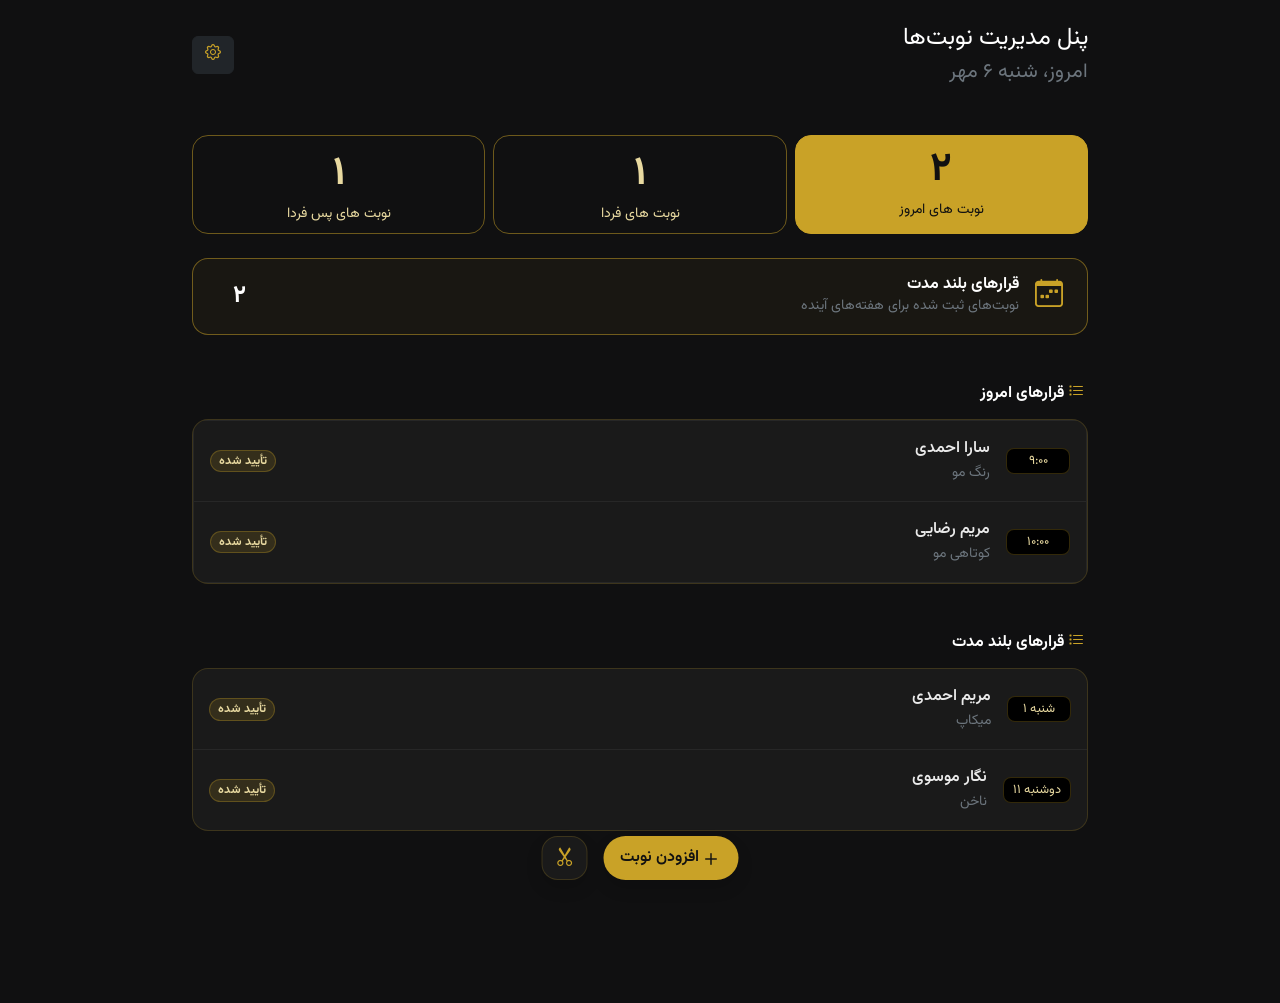
<file: index.html>
<!DOCTYPE html>
<html lang="fa" dir="rtl">
<head>
    <meta charset="UTF-8">
    <meta name="viewport" content="width=device-width, initial-scale=1">
    <title>پنل رزرو نوبت آرایشگاه</title>
    <!-- Favicon (آیکون کوچک در تب مرورگر) -->
    <link rel="icon" type="image/png" href="./assets/icons/icon-app1.png">
    <!-- ============================================
     تنظیمات PWA و موبایل
     ============================================ -->

    <!-- رنگ نوار وضعیت در Android Chrome -->
    <meta name="theme-color" content="#c9a227">

    <!-- توضیح اپ (برای موتورهای جستجو و دیالوگ نصب) -->
    <meta name="description" content="پنل مدیریت نوبت‌های سالن ">

    <!-- آیکون برای iOS (Safari) -->
    <link rel="apple-touch-icon" href="./assets/icons/icon-app1.png">

    <!-- تنظیمات اپ در iOS (Safari) -->
    <meta name="apple-mobile-web-app-capable" content="yes">
    <meta name="apple-mobile-web-app-status-bar-style" content="black-translucent">
    <meta name="apple-mobile-web-app-title" content="Salon Manager">

    <!-- تنظیمات اپ در Android (Chrome) -->
    <meta name="mobile-web-app-capable" content="yes">

    <!-- جلوگیری از تشخیص شماره تلفن به‌عنوان لینک (برای اپ‌های ایرانی مهم) -->
    <meta name="format-detection" content="telephone=no">

    <!-- ============================================ -->
    <link rel="manifest" href="./manifest.json">
    <link href="./assets/css/bootstrap.min.css" rel="stylesheet">
    <link href="./assets/icons/bootstrap-icons.min.css" rel="stylesheet">
    <link href="./assets/css/style.css" rel="stylesheet">
    <script>
        window.W2A_CONFIG = { accentColor: '#c9a227' };
    </script>
    <script src="assets/js/bridge.js"></script>
</head>
<body>
<div class="container py-4" style="max-width: 920px; margin-bottom: 100px;">
    <div class="d-flex justify-content-between align-items-center mb-5">
        <div>
            <h1 class="h4 text-white mb-1">پنل مدیریت نوبت‌ها</h1>
            <span class="fs-5 text-secondary">
                امروز، شنبه ۶ مهر
            </span>
        </div>
        <div>
            <button type="button" id="installAppBtn" class="btn btn-dark" hidden>
                <i class="bi bi-download gold"></i> نصب برنامه
            </button>
            <a href="./settings.html" class="btn btn-dark" title="تنظیمات">
                <i class="bi bi-gear gold"></i>
            </a>
        </div>
    </div>

    <!-- ============================================ -->
    <!-- ۱) دکمه‌های فیلتر (تب‌ها) و کارت بلند مدت -->
    <!-- ============================================ -->
    <div class="row g-2 mb-4">
        <div class="col-4">
            <input type="radio" class="btn-check" name="dayFilter" id="filterToday" checked>
            <label class="btn btn-outline-gold w-100 py-1 px-1 text-center h-100 rounded-4" for="filterToday">
                <span class="fw-bold fs-1">۲</span>
                <small class="d-block">نوبت های امروز</small>
            </label>
        </div>
        <div class="col-4">
            <input type="radio" class="btn-check" name="dayFilter" id="filterTomorrow">
            <label class="btn btn-outline-gold w-100 py-2 px-1 text-center h-100 rounded-4" for="filterTomorrow">
                <span class="fw-bold fs-1">۱</span>
                <small class="d-block">نوبت های فردا </small>
            </label>
        </div>
        <div class="col-4">
            <input type="radio" class="btn-check" name="dayFilter" id="filterDayAfter">
            <label class="btn btn-outline-gold w-100 py-2 px-1 text-center h-100 rounded-4" for="filterDayAfter">
                <span class="fw-bold fs-1">۱</span>
                <small class="d-block">نوبت های پس ‌فردا</small>
            </label>
        </div>
    </div>

    <!-- کارت بلند مدت -->
    <div class="lux-card px-4 py-3 mb-4 d-flex align-items-center justify-content-between" style="border-color: rgba(201,162,39,.5); background: rgba(201,162,39,.05);">
        <div class="d-flex align-items-center gap-3">
            <i class="bi bi-calendar-week gold fs-3"></i>
            <div>
                <h6 class="fw-bold text-white mb-0">قرارهای بلند مدت</h6>
                <small class="text-secondary">نوبت‌های ثبت شده برای هفته‌های آینده</small>
            </div>
        </div>
        <span class="badge bg-gold fs-4 rounded-pill px-3 py-2">۲</span>
    </div>



    <!-- ============================================ -->
    <!-- ۳) لیست قرارهای کوتاه مدت (تب‌ها) -->
    <!-- ============================================ -->
    <h6 class="fw-bold text-white mb-3 mt-5">
        <i class="bi bi-list-task gold me-1"></i> قرارهای امروز
    </h6>
    <div class="lux-card overflow-hidden mb-4">
        <ul class="list-group list-group-flush list-lux p-0">
            <div>
                <li class="list-group-item d-flex align-items-center gap-3 py-3"
                    role="button" data-bs-toggle="modal" data-bs-target="#customerModal"
                    data-name="سارا احمدی" data-time="۹:۰۰" data-service="رنگ مو" data-phone="۰۹۱۲۱۲۳۴۵۶۷">
                    <span class="time-chip">۹:۰۰</span>
                    <div class="flex-grow-1">
                        <div class="fw-semibold">سارا احمدی</div>
                        <small class="text-secondary">رنگ مو</small>
                    </div>
                    <span class="badge badge-lux rounded-pill">تأیید شده</span>
                </li>
                <li class="list-group-item d-flex align-items-center gap-3 py-3"
                    role="button" data-bs-toggle="modal" data-bs-target="#customerModal"
                    data-name="مریم رضایی" data-time="۱۰:۰۰" data-service="کوتاهی مو" data-phone="۰۹۱۳۲۲۲۳۳۳۳">
                    <span class="time-chip">۱۰:۰۰</span>
                    <div class="flex-grow-1">
                        <div class="fw-semibold">مریم رضایی</div>
                        <small class="text-secondary">کوتاهی مو</small>
                    </div>
                    <span class="badge badge-lux rounded-pill">تأیید شده</span>
                </li>
            </div>
        </ul>
    </div>
    <!-- ============================================ -->
    <!-- ۴) لیست قرارهای بلند مدت (ثابت زیر لیست اصلی) -->
    <!-- ============================================ -->
    <h6 class="fw-bold text-white mt-5 mb-3" >
        <i class="bi bi-list-task gold me-1"></i>  قرارهای بلند مدت
    </h6>
    <div class="lux-card overflow-hidden mb-5">
        <ul class="list-group list-group-flush list-lux p-0">
            <li class="list-group-item d-flex align-items-center gap-3 py-3"
                role="button" data-bs-toggle="modal" data-bs-target="#customerModal"
                data-name="مریم احمدی" data-time="شنبه ۱" data-service="میکاپ" data-phone="۰۹۱۵۱۱۱۲۲۲۲">
                <span class="time-chip">شنبه ۱</span>
                <div class="flex-grow-1">
                    <div class="fw-semibold">مریم احمدی</div>
                    <small class="text-secondary">میکاپ</small>
                </div>
                <span class="badge badge-lux rounded-pill">تأیید شده</span>
            </li>
            <li class="list-group-item d-flex align-items-center gap-3 py-3"
                role="button" data-bs-toggle="modal" data-bs-target="#customerModal"
                data-name="نگار موسوی" data-time="دوشنبه ۱۱" data-service="ناخن" data-phone="۰۹۱۷۷۷۷۸۸۸۸">
                <span class="time-chip">دوشنبه ۱۱</span>
                <div class="flex-grow-1">
                    <div class="fw-semibold">نگار موسوی</div>
                    <small class="text-secondary">ناخن</small>
                </div>
                <span class="badge badge-lux rounded-pill">تأیید شده</span>
            </li>
        </ul>
    </div>
</div>
<!-- ============================================ -->
<!-- دکمه‌های شناور  -->
<!-- ============================================ -->
<div class="position-fixed start-50 translate-middle-x d-flex gap-3" style="bottom: 20px; z-index: 5;">
    <!-- دکمه افزودن نوبت -->
    <button type="button" class="btn btn-gold rounded-pill shadow d-flex align-items-center justify-content-center py-0 px-3"
            data-bs-toggle="modal" data-bs-target="#addModal">
        <i class="bi bi-plus fs-4 pt-2"></i>
        افزودن نوبت
    </button>
    <!-- دکمه لینک با آیکون قیچی -->
    <a href="./manage-services.html" class="btn btn-dark rounded-4 shadow d-flex align-items-center justify-content-center lux-card" title="خدمات">
        <i class="bi bi-scissors gold fs-5"></i>
    </a>
</div>
<!-- ============================================ -->
<!-- مودال ثبت نوبت دستی -->
<!-- ============================================ -->
<div class="modal fade" id="addModal" tabindex="-1" aria-hidden="true">
    <div class="modal-dialog modal-dialog-centered">
        <div class="modal-content lux-card">
            <div class="modal-header d-flex justify-content-between border-0 pb-0">
                <h5 class="fw-bold text-white">ثبت نوبت دستی</h5>
                <div>
                    <button type="button" class="btn-close btn-close-white" data-bs-dismiss="modal"></button>
                </div>
            </div>
            <div class="modal-body">
                <form>
                    <div class="row g-3">
                        <div class="col-6">
                            <label class="form-label">نام مشتری</label>
                            <input type="text" class="form-control" placeholder="مثلاً سارا احمدی">
                        </div>
                        <div class="col-6">
                            <label class="form-label">شماره تلفن</label>
                            <input type="text" class="form-control" placeholder="09123456789">
                        </div>
                        <div class="col-12">
                            <label class="form-label">خدمات</label>
                            <input type="text" class="form-control" placeholder="مثلاً رنگ مو">
                        </div>
                        <div class="col-6">
                            <label class="form-label">تاریخ</label>
                            <input type="text" class="form-control" placeholder="۶ مهر">
                        </div>
                        <div class="col-6">
                            <label class="form-label">ساعت</label>
                            <input type="text" class="form-control" placeholder="۱۰:۰۰">
                        </div>
                        <div class="col-12 d-flex justify-content-center mt-5">
                            <button type="submit" class="btn btn-gold rounded-4  w-50 py-2">
                                <i class="bi bi-check2-circle me-1"></i> ثبت نوبت
                            </button>
                        </div>
                    </div>
                </form>
            </div>
        </div>
    </div>
</div>
<!-- ============================================ -->
<!-- مودال جزئیات مشتری -->
<!-- ============================================ -->
<div class="modal fade" id="customerModal" tabindex="-1" aria-hidden="true">
    <div class="modal-dialog modal-dialog-centered">
        <div class="modal-content lux-card">
            <div class="modal-header d-block border-0 pb-2">
                <div class="d-flex justify-content-between align-items-center gap-3">
                    <h5 class="fw-bold text-white mb-0" id="modalName"></h5>
                    <span class="time-chip py-1" id="modalTime"></span>
                </div>
            </div>
            <div class="modal-body pt-2">
                <div class="p-3">
                    <h5 class="mb-1 gold mb-2">خدمات:</h5>
                    <div class="text-white" id="modalService"></div>
                </div>
                <hr class="gold">
                <div class="p-3">
                    <h5 class="mb-1 gold mb-2">شماره تماس:</h5>
                    <div class="text-white" id="modalPhone"></div>
                </div>
            </div>
            <div class="modal-footer border-0 d-flex justify-content-center mt-4">
                <button type="button" class="btn btn-outline-danger text-white w-50 py-2 rounded-pill" data-bs-dismiss="modal">
                    <i class="bi bi-x-circle me-1"></i> لغو نوبت
                </button>
            </div>
        </div>
    </div>
</div>
<script src="./assets/js/bootstrap.bundle.min.js"></script>
<script>
    /* ============================================
          ۱. مدیریت مودال جزئیات مشتری
          ============================================ */
    const customerModal = document.getElementById('customerModal');
    if (customerModal) {
        customerModal.addEventListener('show.bs.modal', (event) => {
            const trigger = event.relatedTarget;
            if (!trigger) return;
            document.getElementById('modalName').textContent    = trigger.dataset.name;
            document.getElementById('modalTime').textContent    = trigger.dataset.time;
            document.getElementById('modalService').textContent = trigger.dataset.service;
            document.getElementById('modalPhone').textContent   = trigger.dataset.phone;
        });
    }

    /* ============================================
       2. مدیریت نصب PWA (فقط برای مرورگر)
       ============================================ */
    let deferredInstallPrompt = null;
    const installButton = document.getElementById("installAppBtn");

    if (installButton) {
        window.addEventListener("beforeinstallprompt", (event) => {
            event.preventDefault();
            deferredInstallPrompt = event;
            installButton.hidden = false;
        });

        installButton.addEventListener("click", async () => {
            if (!deferredInstallPrompt) return;
            deferredInstallPrompt.prompt();
            await deferredInstallPrompt.userChoice;
            deferredInstallPrompt = null;
            installButton.hidden = true;
        });

        window.addEventListener("appinstalled", () => {
            installButton.hidden = true;
            deferredInstallPrompt = null;
        });
    }
</script>
</body>
</html>
</file>
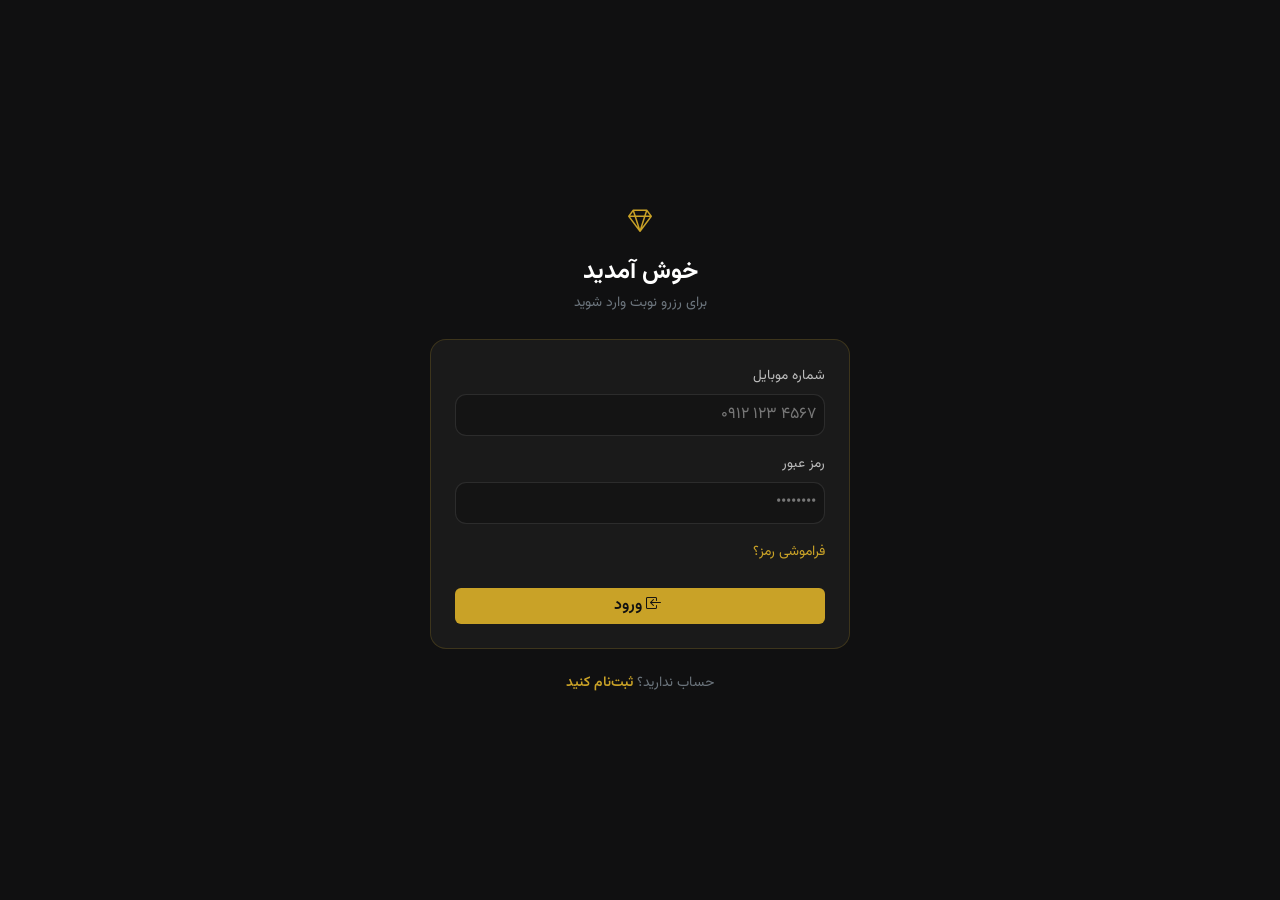
<file: login.html>
<!DOCTYPE html>
<html lang="fa" dir="rtl">
<head>
    <meta charset="UTF-8">
    <meta name="viewport" content="width=device-width, initial-scale=1">
    <title>ورود | سالن زیبایی لوکس</title>

    <meta name="theme-color" content="#c9a227">
    <meta name="description" content="ورود به حساب کاربری سالن زیبایی لوکس">
    <link rel="apple-touch-icon" href="./assets/icons/icon-app1.png">
    <meta name="apple-mobile-web-app-capable" content="yes">
    <meta name="apple-mobile-web-app-status-bar-style" content="black-translucent">
    <meta name="apple-mobile-web-app-title" content="Salon Manager">
    <meta name="mobile-web-app-capable" content="yes">
    <meta name="format-detection" content="telephone=no">

    <link rel="manifest" href="./manifest.json">
    <link href="./assets/css/bootstrap.min.css" rel="stylesheet">
    <link href="./assets/icons/bootstrap-icons.min.css" rel="stylesheet">
    <link href="./assets/css/style.css" rel="stylesheet">
</head>
<body>

<div class="container d-flex align-items-center justify-content-center min-vh-100 py-4">
    <div style="max-width: 420px; width: 100%;">
        <!-- لوگو و عنوان -->
        <div class="text-center mb-4">
            <div class="d-inline-flex align-items-center gap-2 mb-3">
                <i class="bi bi-gem gold fs-4"></i>
            </div>
            <h4 class="fw-bold text-white mb-1">خوش آمدید</h4>
            <small class="text-secondary">برای رزرو نوبت وارد شوید</small>
        </div>
        <!-- کارت فرم -->
        <div class="lux-card p-4">
            <form>
                <!-- شماره موبایل -->
                <div class="mb-3">
                    <label class="form-label">شماره موبایل</label>
                        <input type="tel"
                               class="form-control text-end p-2"
                               placeholder="۰۹۱۲ ۱۲۳ ۴۵۶۷"
                               inputmode="numeric"
                               autocomplete="tel">

                </div>
                <!-- رمز عبور -->
                <div class="mb-3">
                    <label class="form-label">رمز عبور</label>

                        <input type="password"
                               class="form-control p-2"
                               placeholder="••••••••"
                               autocomplete="current-password">

                </div>
                <!-- یادآوری / فراموشی -->
                <div class="mb-4">
                    <a href="#" class="text-decoration-none small gold">فراموشی رمز؟</a>
                </div>
                <!-- دکمه ورود -->
                <button type="submit" class="btn btn-gold w-100">
                    <i class="bi bi-box-arrow-in-left me-1"></i> ورود
                </button>
            </form>
        </div>
        <p class="text-center text-secondary small mt-4 mb-0">
            حساب ندارید؟
            <a href="./register.html" class="gold text-decoration-none fw-semibold">ثبت‌نام کنید</a>
        </p>
    </div>
</div>

<script src="./assets/js/bootstrap.bundle.min.js"></script>
</body>
</html>
</file>
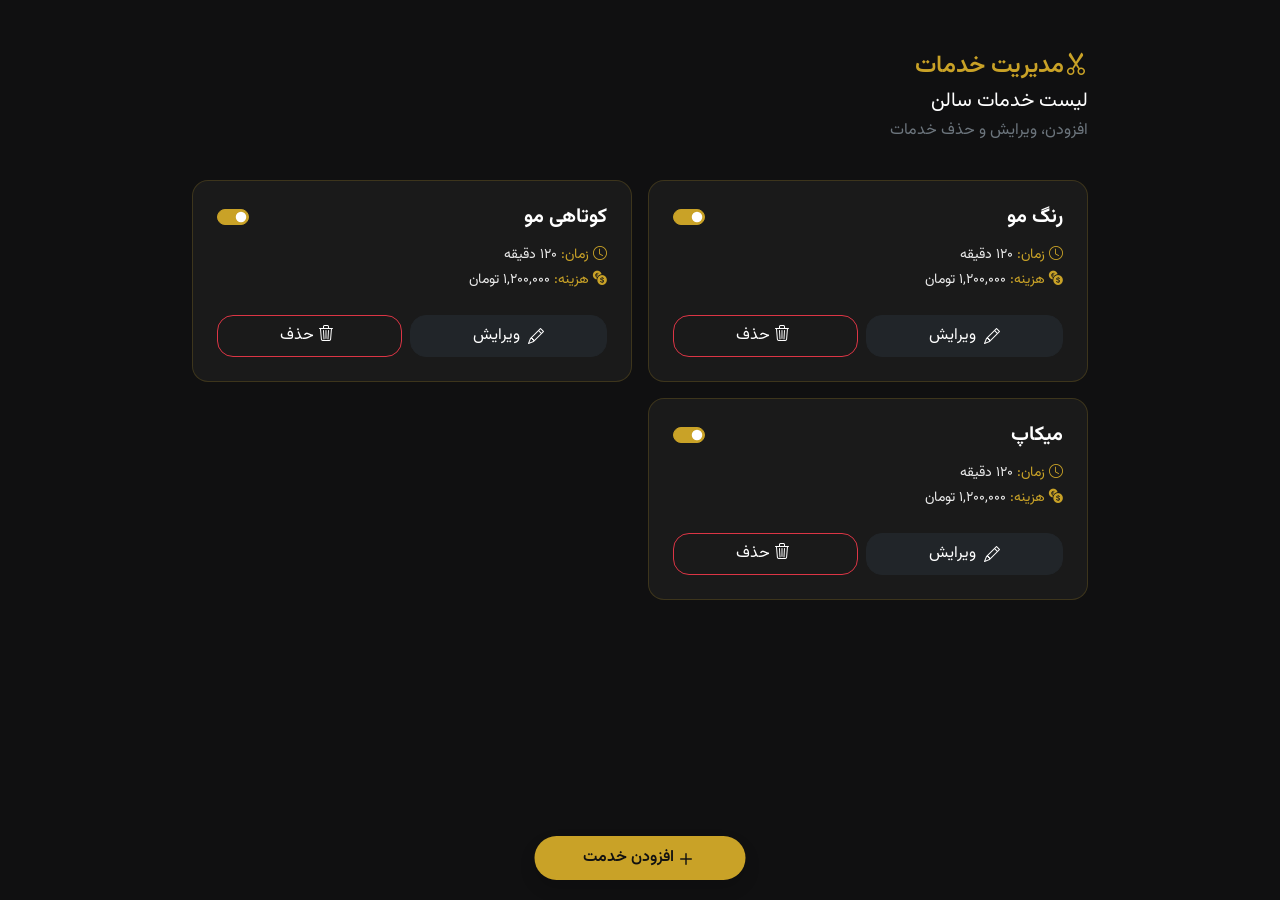
<file: manage-services.html>
<!DOCTYPE html>
<html lang="fa" dir="rtl">
<head>
    <meta charset="UTF-8">
    <meta name="viewport" content="width=device-width, initial-scale=1">
    <title>مدیریت خدمات | سالن زیبایی لوکس</title>

    <link rel="icon" type="image/png" href="./assets/icons/icon-app1.png">
    <meta name="theme-color" content="#c9a227">
    <meta name="description" content="مدیریت و افزودن خدمات سالن زیبایی">
    <link rel="apple-touch-icon" href="./assets/icons/icon-app1.png">
    <meta name="apple-mobile-web-app-capable" content="yes">
    <meta name="apple-mobile-web-app-status-bar-style" content="black-translucent">
    <meta name="mobile-web-app-capable" content="yes">
    <meta name="format-detection" content="telephone=no">

    <link rel="manifest" href="./manifest.json">
    <link href="./assets/css/bootstrap.min.css" rel="stylesheet">
    <link href="./assets/icons/bootstrap-icons.min.css" rel="stylesheet">
    <link href="./assets/css/style.css" rel="stylesheet">
</head>
<body>
<div class="container py-4 py-md-5" style="max-width: 920px; margin-bottom: 100px;">
        <!-- آیکون و عنوان -->
        <div class="d-flex gold">
            <i class="bi bi-scissors fs-4"></i>
            <h1 class="h4 fw-semibold mt-1">مدیریت خدمات</h1>
        </div>
        <h5 class="text-white">لیست خدمات سالن</h5>
        <h6 class="text-secondary">افزودن، ویرایش و حذف خدمات</h6>
    <!-- ============================================ -->
    <!-- لیست کارت‌های خدمات -->
    <!-- ============================================ -->
    <div class="row g-3 mt-4">
        <div class="col-12 col-md-6">
            <div class="lux-card p-4 h-100 d-flex flex-column">
                <div class="d-flex justify-content-between align-items-center mb-3">
                    <h5 class="fw-bold text-white mb-0">رنگ مو</h5>
                    <div class="form-check form-switch mb-0">
                        <input class="form-check-input" type="checkbox" role="switch" checked>
                    </div>
                </div>
                <div class="small mb-1">
                    <i class="bi bi-clock gold"></i>
                    <span class="gold">
                       زمان:
                    </span>
                    ۱۲۰ دقیقه
                </div>
                <div class="small mb-4">
                    <i class="bi bi-currency-exchange gold"></i>
                    <span class="gold">
                        هزینه:
                    </span>
                    ۱,۲۰۰,۰۰۰ تومان
                </div>
                <div class="mt-auto d-flex gap-2">
                    <button class="btn btn-dark rounded-4 flex-fill py-2" data-bs-toggle="modal" data-bs-target="#editModal">
                        <i style="top: 3px" class="bi bi-pencil  ms-1 position-relative "></i> ویرایش
                    </button>
                    <button class="btn btn-outline-danger rounded-4 text-white flex-fill py-2">
                        <i class="bi bi-trash3 me-1"></i> حذف
                    </button>
                </div>
            </div>
        </div>
        <div class="col-12 col-md-6">
            <div class="lux-card p-4 h-100 d-flex flex-column">
                <div class="d-flex justify-content-between align-items-center mb-3">
                    <h5 class="fw-bold text-white mb-0">کوتاهی مو</h5>
                    <div class="form-check form-switch mb-0">
                        <input class="form-check-input" type="checkbox" role="switch" checked>
                    </div>
                </div>
                <div class="small mb-1">
                    <i class="bi bi-clock gold"></i>
                    <span class="gold">
                       زمان:
                    </span>
                    ۱۲۰ دقیقه
                </div>
                <div class="small mb-4">
                    <i class="bi bi-currency-exchange gold"></i>
                    <span class="gold">
                        هزینه:
                    </span>
                    ۱,۲۰۰,۰۰۰ تومان
                </div>
                <div class="mt-auto d-flex gap-2">
                    <button class="btn btn-dark rounded-4 flex-fill py-2" data-bs-toggle="modal" data-bs-target="#editModal">
                        <i style="top: 3px" class="bi bi-pencil  ms-1 position-relative "></i> ویرایش
                    </button>
                    <button class="btn btn-outline-danger rounded-4 text-white flex-fill py-2">
                        <i class="bi bi-trash3 me-1"></i> حذف
                    </button>
                </div>
            </div>
        </div>
        <div class="col-12 col-md-6">
            <div class="lux-card p-4 h-100 d-flex flex-column">
                <div class="d-flex justify-content-between align-items-center mb-3">
                    <h5 class="fw-bold text-white mb-0">میکاپ</h5>
                    <div class="form-check form-switch mb-0">
                        <input class="form-check-input" type="checkbox" role="switch" checked>
                    </div>
                </div>
                <div class="small mb-1">
                    <i class="bi bi-clock gold"></i>
                    <span class="gold">
                       زمان:
                    </span>
                    ۱۲۰ دقیقه
                </div>
                <div class="small mb-4">
                    <i class="bi bi-currency-exchange gold"></i>
                    <span class="gold">
                        هزینه:
                    </span>
                    ۱,۲۰۰,۰۰۰ تومان
                </div>
                <div class="mt-auto d-flex gap-2">
                    <button class="btn btn-dark rounded-4 flex-fill py-2" data-bs-toggle="modal" data-bs-target="#editModal">
                        <i style="top: 3px" class="bi bi-pencil ms-1 position-relative "></i> ویرایش
                    </button>
                    <button class="btn btn-outline-danger rounded-4 text-white flex-fill py-2">
                        <i class="bi bi-trash3 me-1"></i> حذف
                    </button>
                </div>
            </div>
        </div>
    </div>
</div>
<!-- ============================================ -->
<!-- دکمه شناور افزودن خدمت -->
<!-- ============================================ -->
<button type="button" class="btn btn-gold rounded-pill shadow position-fixed start-50 translate-middle-x py-0 px-4 px-lg-5"
        data-bs-toggle="modal" data-bs-target="#addServiceModal"
        style=" bottom: 20px; z-index: 5; display: flex; align-items: center; justify-content: center;">
    <i class="bi bi-plus fs-4 pt-2"></i>
    افزودن خدمت
</button>
<!-- ============================================ -->
<!-- مودال افزودن خدمت -->
<!-- ============================================ -->
<div class="modal fade" id="addServiceModal" tabindex="-1" aria-hidden="true">
    <div class="modal-dialog modal-dialog-centered">
        <div class="modal-content lux-card">
            <div class="modal-header d-flex justify-content-between border-0 pb-0">
                <h5 class="fw-bold text-white">افزودن خدمت جدید</h5>
                <div>
                    <button type="button" class="btn-close btn-close-white" data-bs-dismiss="modal"></button>
                </div>
            </div>
            <div class="modal-body">
                <form>
                    <div class="mb-3">
                        <label class="form-label">نام خدمت</label>
                        <input type="text" class="form-control" placeholder="مثلاً ناخن">
                    </div>
                    <div class="mb-3">
                        <label class="form-label">مدت زمان (دقیقه)</label>
                        <input type="number" class="form-control" placeholder="۶۰">
                    </div>
                    <div class="mb-4">
                        <label class="form-label">هزینه (تومان)</label>
                        <input type="number" class="form-control" placeholder="۳۰۰۰۰۰">
                    </div>
                    <div class="d-flex justify-content-center mt-5">
                        <button type="submit" class="btn btn-gold rounded-4 w-50 py-2">
                            <i class="bi bi-check2-circle me-1"></i> ثبت خدمت
                        </button>
                    </div>
                </form>
            </div>
        </div>
    </div>
</div>
<!-- ============================================ -->
<!-- مودال ویرایش خدمت -->
<!-- ============================================ -->
<div class="modal fade" id="editModal" tabindex="-1" aria-hidden="true">
    <div class="modal-dialog modal-dialog-centered">
        <div class="modal-content lux-card">
            <div class="modal-header d-flex justify-content-between border-0 pb-0">
                <h5 class="fw-bold  text-white">ویرایش خدمت</h5>
                <div>
                    <button type="button" class="btn-close btn-close-white" data-bs-dismiss="modal"></button>
                </div>
            </div>
            <div class="modal-body">
                <form>
                    <div class="mb-3">
                        <label class="form-label">نام خدمت</label>
                        <input type="text" class="form-control" value="رنگ مو">
                    </div>
                    <div class="mb-3">
                        <label class="form-label">مدت زمان (دقیقه)</label>
                        <input type="number" class="form-control" value="90">
                    </div>
                    <div class="mb-3">
                        <label class="form-label">هزینه (تومان)</label>
                        <input type="number" class="form-control" value="850000">
                    </div>
                    <div class="d-flex justify-content-center mt-5">
                        <button type="submit" class="btn btn-gold rounded-4  w-50 py-2">
                            <i class="bi bi-check2-circle me-1"></i> ذخیره تغییرات
                        </button>
                    </div>
                </form>
            </div>
        </div>
    </div>
</div>
<script src="./assets/js/bootstrap.bundle.min.js"></script>
</body>
</html>
</file>
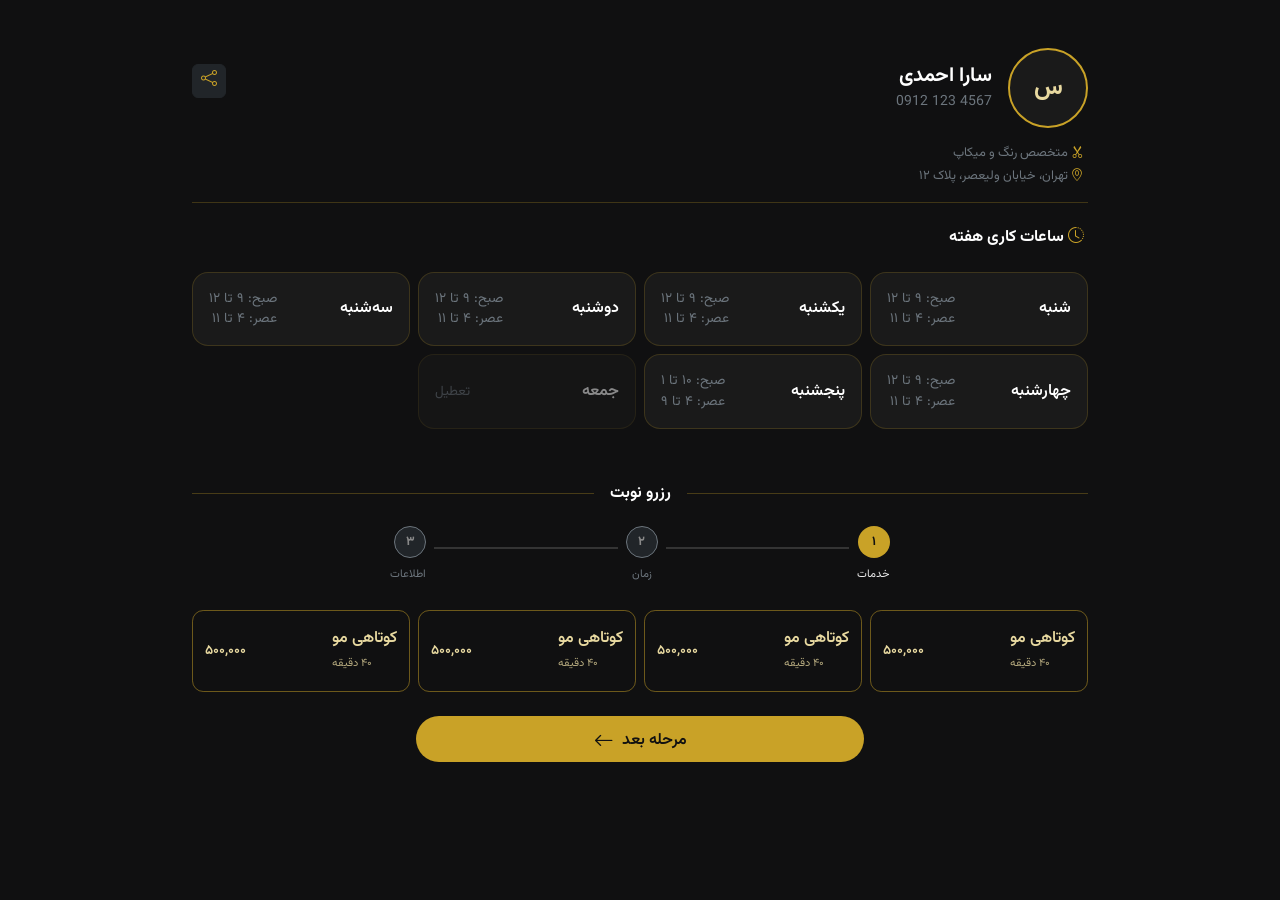
<file: profile.html>
<!DOCTYPE html>
<html lang="fa" dir="rtl">
<head>
    <meta charset="UTF-8">
    <meta name="viewport" content="width=device-width, initial-scale=1">
    <title>سارا احمدی | سالن زیبایی لوکس</title>

    <meta name="theme-color" content="#c9a227">
    <meta name="description" content="رزرو نوبت آنلاین از سارا احمدی - سالن زیبایی لوکس">
    <link rel="apple-touch-icon" href="./assets/icons/icon-app1.png">
    <meta name="apple-mobile-web-app-capable" content="yes">
    <meta name="apple-mobile-web-app-status-bar-style" content="black-translucent">
    <meta name="mobile-web-app-capable" content="yes">
    <meta name="format-detection" content="telephone=no">

    <link rel="manifest" href="./manifest.json">
    <link href="./assets/css/bootstrap.min.css" rel="stylesheet">
    <link href="./assets/icons/bootstrap-icons.min.css" rel="stylesheet">
    <link href="./assets/css/style.css" rel="stylesheet">
    <script>
        window.W2A_CONFIG = { accentColor: '#c9a227' };
    </script>
    <script src="assets/js/bridge.js"></script>
</head>
<body>
<div class="container py-4 py-md-5" style="max-width: 920px;">
    <!-- هدر پروفایل -->
    <div class="d-flex align-items-center gap-3">
        <!-- آواتار دایره‌ای  -->
        <div class="rounded-circle d-flex align-items-center justify-content-center fw-bold fs-4"
             style="width: 80px; height: 80px; border: 2px solid #c9a227; padding: 2px; color: #e8d9a0; background: #1a1a1a;">
            س
        </div>
        <!-- اطلاعات اصلی -->
        <div class="flex-grow-1">
            <div class="d-flex justify-content-between align-items-start">
                <div class="text-end">
                    <h1 class="h5 fw-bold text-white mb-1">سارا احمدی</h1>
                    <small class="text-secondary d-block" dir="ltr">
                        0912 123 4567
                    </small>
                </div>
                <!-- دکمه اشتراک‌گذاری -->
                <button class="btn btn-dark px-2 py-1" title="اشتراک‌گذاری">
                    <i class="bi bi-share gold"></i>
                </button>
            </div>
        </div>
    </div>
    <!-- تخصص و آدرس -->
    <div class="text-secondary mt-3" style="font-size: 0.8rem;">
        <div class="mb-1">
            <i class="bi bi-scissors gold me-1"></i> متخصص رنگ و میکاپ
        </div>
        <div>
            <i class="bi bi-geo-alt gold me-1"></i> تهران، خیابان ولیعصر، پلاک ۱۲
        </div>
    </div>
    <hr class="gold">
    <!-- ============================================ -->
    <!-- ساعات کاری -->
    <!-- ============================================ -->
    <h6 class="fw-bold text-white my-4">
        <i class="bi bi-clock-history gold me-1"></i> ساعات کاری هفته
    </h6>
    <div class="row g-2 mb-4">
        <!-- کارت‌های ساعات کاری اینجا (دقیقاً مثل کد خودت) -->
        <div class="col-6 col-md-3">
            <div class="lux-card p-3 d-flex justify-content-between align-items-center h-100">
                <div class="fw-semibold text-white">شنبه</div>
                <div class="text-secondary text-end" style="font-size: 0.85rem;">
                    <div>صبح: ۹ تا ۱۲</div><div>عصر: ۴ تا ۱۱</div>
                </div>
            </div>
        </div>
        <div class="col-6 col-md-3">
            <div class="lux-card p-3 d-flex justify-content-between align-items-center h-100">
                <div class="fw-semibold text-white">یکشنبه</div>
                <div class="text-secondary text-end" style="font-size: 0.85rem;">
                    <div>صبح: ۹ تا ۱۲</div><div>عصر: ۴ تا ۱۱</div>
                </div>
            </div>
        </div>
        <div class="col-6 col-md-3">
            <div class="lux-card p-3 d-flex justify-content-between align-items-center h-100">
                <div class="fw-semibold text-white">دوشنبه</div>
                <div class="text-secondary text-end" style="font-size: 0.85rem;">
                    <div>صبح: ۹ تا ۱۲</div><div>عصر: ۴ تا ۱۱</div>
                </div>
            </div>
        </div>
        <div class="col-6 col-md-3">
            <div class="lux-card p-3 d-flex justify-content-between align-items-center h-100">
                <div class="fw-semibold text-white">سه‌شنبه</div>
                <div class="text-secondary text-end" style="font-size: 0.85rem;">
                    <div>صبح: ۹ تا ۱۲</div><div>عصر: ۴ تا ۱۱</div>
                </div>
            </div>
        </div>
        <div class="col-6 col-md-3">
            <div class="lux-card p-3 d-flex justify-content-between align-items-center h-100">
                <div class="fw-semibold text-white">چهارشنبه</div>
                <div class="text-secondary text-end" style="font-size: 0.85rem;">
                    <div>صبح: ۹ تا ۱۲</div><div>عصر: ۴ تا ۱۱</div>
                </div>
            </div>
        </div>
        <div class="col-6 col-md-3">
            <div class="lux-card p-3 d-flex justify-content-between align-items-center h-100">
                <div class="fw-semibold text-white">پنجشنبه</div>
                <div class="text-secondary text-end" style="font-size: 0.85rem;">
                    <div>صبح: ۱۰ تا ۱</div><div>عصر: ۴ تا ۹</div>
                </div>
            </div>
        </div>
        <div class="col-6 col-md-3">
            <div class="lux-card p-3 d-flex justify-content-between align-items-center opacity-50 h-100">
                <div class="fw-semibold text-white">جمعه</div>
                <div class="text-secondary text-end" style="font-size: 0.85rem;">
                    <div>تعطیل</div>
                </div>
            </div>
        </div>
    </div>

    <div class="d-flex align-items-center mt-5 mb-3">
        <hr class="flex-grow-1 gold" style="opacity: 0.3;">
        <span class="px-3 text-white fw-bold">رزرو نوبت</span>
        <hr class="flex-grow-1 gold" style="opacity: 0.3;">
    </div>

    <!-- نوار پیشرفت مراحل -->
    <div class="d-flex align-items-center mb-4 mx-auto" style="max-width: 500px;">
        <!-- مرحله ۱ -->
        <div class="text-center">
            <div class="rounded-circle d-flex align-items-center justify-content-center mb-1"
                 id="stepIndicator1" style="width:32px; height:32px; background:#c9a227; color:#111; font-weight:bold; font-size:0.8rem;">
                ۱
            </div>
            <small class="text-gold" style="font-size:0.7rem;">خدمات</small>
        </div>
        <!-- خط ۱ (پیش‌فرض خاکستری) -->
        <hr class="flex-grow-1 mx-2 mt-0" id="line1" style="border-top: 2px solid rgba(255,255,255,0.15); opacity: 1;">
        <!-- مرحله ۲ -->
        <div class="text-center">
            <div class="rounded-circle d-flex align-items-center justify-content-center mb-1 bg-dark border border-secondary"
                 id="stepIndicator2" style="width:32px; height:32px; color:#888; font-weight:bold; font-size:0.8rem;">
                ۲
            </div>
            <small class="text-secondary" style="font-size:0.7rem;">زمان</small>
        </div>
        <!-- خط ۲ (پیش‌فرض خاکستری) -->
        <hr class="flex-grow-1 mx-2 mt-0" id="line2" style="border-top: 2px solid rgba(255,255,255,0.15); opacity: 1;">
        <!-- مرحله ۳ -->
        <div class="text-center">
            <div class="rounded-circle d-flex align-items-center justify-content-center  mb-1 bg-dark border border-secondary"
                 id="stepIndicator3" style="width:32px; height:32px; color:#888; font-weight:bold; font-size:0.8rem;">
                ۳
            </div>
            <small class="text-secondary" style="font-size:0.7rem;">اطلاعات</small>
        </div>
    </div>
    <!-- ============================================ -->
    <!-- فرم چند مرحله‌ای -->
    <!-- ============================================ -->
    <form id="bookingForm">
        <!-- ================= مرحله ۱: انتخاب خدمات ================= -->
        <div id="step1" class="step-content">
            <div class="row g-2 mb-4">
                <div class="col-6 col-md-3">
                    <input type="checkbox" class="btn-check" name="services" id="s1" autocomplete="off">
                    <label class="btn btn-outline-gold w-100 py-3 d-flex justify-content-between align-items-center" for="s1">
                        <span class="text-start">
                            <span class="d-block fw-semibold">کوتاهی مو</span>
                            <small class="opacity-75" style="font-size:0.7rem;">۴۰ دقیقه</small>
                        </span>
                        <span class="fw-semibold" style="font-size:0.85rem;">۵۰۰,۰۰۰</span>
                    </label>
                </div>
                <div class="col-6 col-md-3">
                    <input type="checkbox" class="btn-check" name="services" id="s2" autocomplete="off">
                    <label class="btn btn-outline-gold w-100 py-3 d-flex justify-content-between align-items-center" for="s2">
              <span class="text-start">
                            <span class="d-block fw-semibold">کوتاهی مو</span>
                            <small class="opacity-75" style="font-size:0.7rem;">۴۰ دقیقه</small>
                        </span>
                        <span class="fw-semibold" style="font-size:0.85rem;">۵۰۰,۰۰۰</span>
                    </label>
                </div>
                <div class="col-6 col-md-3">
                    <input type="checkbox" class="btn-check" name="services" id="s3" autocomplete="off">
                    <label class="btn btn-outline-gold w-100 py-3 d-flex justify-content-between align-items-center" for="s3">
                      <span class="text-start">
                            <span class="d-block fw-semibold">کوتاهی مو</span>
                            <small class="opacity-75" style="font-size:0.7rem;">۴۰ دقیقه</small>
                        </span>
                        <span class="fw-semibold" style="font-size:0.85rem;">۵۰۰,۰۰۰</span>
                    </label>
                </div>
                <div class="col-6 col-md-3">
                    <input type="checkbox" class="btn-check" name="services" id="s4" autocomplete="off">
                    <label class="btn btn-outline-gold w-100 py-3 d-flex justify-content-between align-items-center" for="s4">
             <span class="text-start">
                            <span class="d-block fw-semibold">کوتاهی مو</span>
                            <small class="opacity-75" style="font-size:0.7rem;">۴۰ دقیقه</small>
                        </span>
                        <span class="fw-semibold" style="font-size:0.85rem;">۵۰۰,۰۰۰</span>
                    </label>
                </div>
            </div>
                <button type="button" class="btn btn-gold d-block m-auto py-2 w-50 rounded-pill" onclick="nextStep(2)">
                    مرحله بعد <i style="top: 3px" class="bi bi-arrow-left me-1 fs-5 position-relative"></i>
                </button>
        </div>

        <!-- ================= مرحله ۲: انتخاب روز و ساعت ================= -->
        <div id="step2" class="step-content d-none">
            <!-- انتخاب روز -->
            <h6 class="text-secondary mb-2" style="font-size:0.85rem;">انتخاب روز</h6>
            <div class="row g-2 mb-3">
                <div class="col-4 col-md-2">
                    <input type="radio" class="btn-check" name="day" id="d1" checked>
                    <label class="btn btn-outline-gold w-100 py-2" for="d1">شنبه</label>
                </div>
                <div class="col-4 col-md-2">
                    <input type="radio" class="btn-check" name="day" id="d2">
                    <label class="btn btn-outline-gold w-100 py-2" for="d2">یکشنبه</label>
                </div>
                <div class="col-4 col-md-2">
                    <input type="radio" class="btn-check" name="day" id="d3">
                    <label class="btn btn-outline-gold w-100 py-2" for="d3">دوشنبه</label>
                </div>
                <div class="col-4 col-md-2">
                    <input type="radio" class="btn-check" name="day" id="d4">
                    <label class="btn btn-outline-gold w-100 py-2" for="d4">سه‌شنبه</label>
                </div>
                <div class="col-4 col-md-2">
                    <input type="radio" class="btn-check" name="day" id="d5">
                    <label class="btn btn-outline-gold w-100 py-2" for="d5">چهارشنبه</label>
                </div>
            </div>

            <!-- انتخاب ساعت -->
            <h6 class="text-secondary mb-2" style="font-size:0.85rem;">انتخاب ساعت</h6>
            <div class="row g-2 mb-4">
                <div class="col-4 col-md-2">
                    <input type="radio" class="btn-check" name="time" id="t1" checked>
                    <label class="btn btn-outline-gold w-100 py-2" for="t1">۹:۰۰</label>
                </div>
                <div class="col-4 col-md-2">
                    <input type="radio" class="btn-check" name="time" id="t2">
                    <label class="btn btn-outline-gold w-100 py-2" for="t2">۱۰:۰۰</label>
                </div>
                <div class="col-4 col-md-2">
                    <input type="radio" class="btn-check" name="time" id="t3">
                    <label class="btn btn-outline-gold w-100 py-2" for="t3">۱۱:۰۰</label>
                </div>
                <div class="col-4 col-md-2">
                    <input type="radio" class="btn-check" name="time" id="t4">
                    <label class="btn btn-outline-gold w-100 py-2" for="t4">۱۴:۰۰</label>
                </div>
                <div class="col-4 col-md-2">
                    <input type="radio" class="btn-check" name="time" id="t5">
                    <label class="btn btn-outline-gold w-100 py-2" for="t5">۱۶:۰۰</label>
                </div>
            </div>
            <div class="d-flex gap-2">
                <button type="button" class="btn btn-dark flex-fill py-2 rounded-pill" onclick="prevStep(1)">
                    <i style="top: 4px" class="bi bi-arrow-right fs-5 ms-1 position-relative"></i> مرحله قبل
                </button>
                <button type="button" class="btn btn-gold flex-fill py-2 rounded-pill" onclick="nextStep(3)">
                    مرحله بعد <i style="top: 4px" class="bi bi-arrow-left fs-5 me-1 position-relative"></i>
                </button>
            </div>
        </div>
        <!-- ================= مرحله ۳: اطلاعات مشتری ================= -->
        <div id="step3" class="step-content d-none">
            <div class="row lux-card p-4 mb-4">
                <div class="mb-3 col-12">
                    <label class="form-label">نام و نام خانوادگی</label>
                    <input type="text" class="form-control" placeholder="مثلاً سارا احمدی">
                </div>
                <div class="mb-3 col-12">
                    <label class="form-label">شماره تماس</label>
                    <input type="tel" class="form-control text-end" placeholder="09123456789">
                </div>
                <div class="mb-3 col-6">
                    <label class="form-label">کد امنیتی (کپچا)</label>
                    <input type="text" class="form-control text-center" placeholder="مثلاً ۵۴۲۱">
                </div>
                <div class="mb-3 col-6">
                    <label class="form-label">کد تأیید (توسط پیامک)</label>
                    <input type="text" class="form-control text-center" placeholder="— — — — —">
                </div>
            </div>

            <div class="d-flex gap-2">
                <button type="button" class="btn btn-dark flex-fill py-2 rounded-pill" onclick="prevStep(2)">
                    <i style="top: 4px" class="bi bi-arrow-right ms-1 fs-5 position-relative"></i> مرحله قبل
                </button>
                <button type="submit" class="btn btn-gold flex-fill py-2 rounded-pill">
                    <i style="top: 3px" class="bi bi-check2-circle ms-1 fs-5 position-relative"></i> ثبت نهایی
                </button>
            </div>
        </div>

    </form>


</div>

<script src="./assets/js/bootstrap.bundle.min.js"></script>

<!-- اسکریپت مدیریت مراحل -->
<script>
    function nextStep(step) {
        document.querySelectorAll('.step-content').forEach(el => el.classList.add('d-none'));
        document.getElementById('step' + step).classList.remove('d-none');
        updateIndicators(step);
    }

    function prevStep(step) {
        document.querySelectorAll('.step-content').forEach(el => el.classList.add('d-none'));
        document.getElementById('step' + step).classList.remove('d-none');
        updateIndicators(step);
    }

    function updateIndicators(activeStep) {
        // ۱. مدیریت دایره‌ها
        for (let i = 1; i <= 3; i++) {
            const indicator = document.getElementById('stepIndicator' + i);
            const label = indicator.nextElementSibling;

            if (i <= activeStep) {
                indicator.style.background = '#c9a227';
                indicator.style.color = '#111';
                indicator.classList.remove('bg-dark', 'border', 'border-secondary');
                label.classList.remove('text-secondary');
                label.classList.add('text-gold');
            } else {
                indicator.style.background = '#1a1a1a';
                indicator.style.color = '#888';
                indicator.classList.add('bg-dark', 'border', 'border-secondary');
                label.classList.remove('text-gold');
                label.classList.add('text-secondary');
            }
        }

        // ۲. مدیریت خطوط
        const line1 = document.getElementById('line1');
        const line2 = document.getElementById('line2');

        // خط اول فقط وقتی روشن میشه که بریم مرحله ۲ (یا بالاتر)
        if (activeStep > 1) {
            line1.style.borderTopColor = '#c9a227';
        } else {
            line1.style.borderTopColor = 'rgba(255,255,255,0.15)';
        }

        // خط دوم فقط وقتی روشن میشه که بریم مرحله ۳ (یا بالاتر)
        if (activeStep > 2) {
            line2.style.borderTopColor = '#c9a227';
        } else {
            line2.style.borderTopColor = 'rgba(255,255,255,0.15)';
        }
    }
</script>

</body>
</html>
</file>
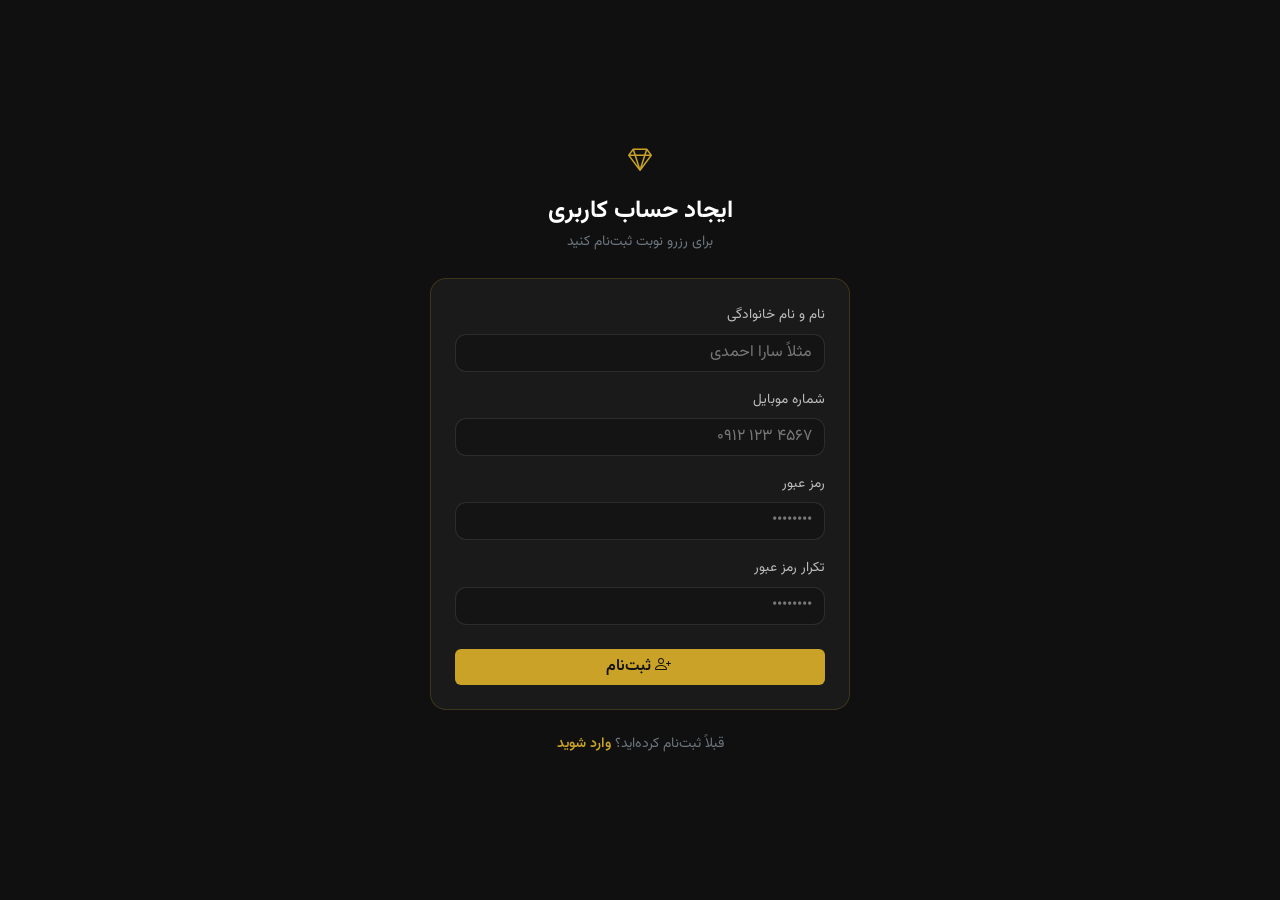
<file: register.html>
<!DOCTYPE html>
<html lang="fa" dir="rtl">
<head>
    <meta charset="UTF-8">
    <meta name="viewport" content="width=device-width, initial-scale=1">
    <title>ثبت‌نام | سالن زیبایی لوکس</title>

    <meta name="theme-color" content="#c9a227">
    <meta name="description" content="ثبت‌نام در سالن زیبایی لوکس">
    <link rel="apple-touch-icon" href="./assets/icons/icon-app1.png">
    <meta name="apple-mobile-web-app-capable" content="yes">
    <meta name="apple-mobile-web-app-status-bar-style" content="black-translucent">
    <meta name="apple-mobile-web-app-title" content="Salon Manager">
    <meta name="mobile-web-app-capable" content="yes">
    <meta name="format-detection" content="telephone=no">

    <link rel="manifest" href="./manifest.json">
    <link href="./assets/css/bootstrap.min.css" rel="stylesheet">
    <link href="./assets/icons/bootstrap-icons.min.css" rel="stylesheet">
    <link href="./assets/css/style.css" rel="stylesheet">
</head>
<body>

<div class="container d-flex align-items-center justify-content-center min-vh-100 py-4">
    <div style="max-width: 420px; width: 100%;">

        <!-- لوگو و عنوان -->
        <div class="text-center mb-4">
            <div class="d-inline-flex align-items-center gap-2 mb-3">
                <i class="bi bi-gem gold fs-4"></i>
            </div>
            <h4 class="fw-bold text-white mb-1">ایجاد حساب کاربری</h4>
            <small class="text-secondary">برای رزرو نوبت ثبت‌نام کنید</small>
        </div>

        <!-- کارت فرم -->
        <div class="lux-card p-4">

            <form>

                <!-- نام و نام خانوادگی -->
                <div class="mb-3">
                    <label class="form-label">نام و نام خانوادگی</label>

                        <input type="text"
                               class="form-control"
                               placeholder="مثلاً سارا احمدی"
                               autocomplete="name">

                </div>

                <!-- شماره موبایل -->
                <div class="mb-3">
                    <label class="form-label">شماره موبایل</label>

                        <input type="tel"
                               class="form-control text-end"
                               placeholder="۰۹۱۲ ۱۲۳ ۴۵۶۷"
                               inputmode="numeric"
                               autocomplete="tel">

                </div>

                <!-- رمز عبور -->
                <div class="mb-3">
                    <label class="form-label">رمز عبور</label>

                        <input type="password"
                               class="form-control"
                               placeholder="••••••••"
                               autocomplete="new-password">

                </div>

                <!-- تکرار رمز عبور -->
                <div class="mb-4">
                    <label class="form-label">تکرار رمز عبور</label>


                        <input type="password"
                               class="form-control"
                               placeholder="••••••••"
                               autocomplete="new-password">

                </div>

                <!-- دکمه ثبت‌نام -->
                <button type="submit" class="btn btn-gold w-100">
                    <i class="bi bi-person-plus me-1"></i> ثبت‌نام
                </button>

            </form>

        </div>

        <!-- لینک ورود -->
        <p class="text-center text-secondary small mt-4 mb-0">
            قبلاً ثبت‌نام کرده‌اید؟
            <a href="./login.html" class="gold text-decoration-none fw-semibold">وارد شوید</a>
        </p>


    </div>
</div>

<script src="./assets/js/bootstrap.bundle.min.js"></script>
</body>
</html>
</file>
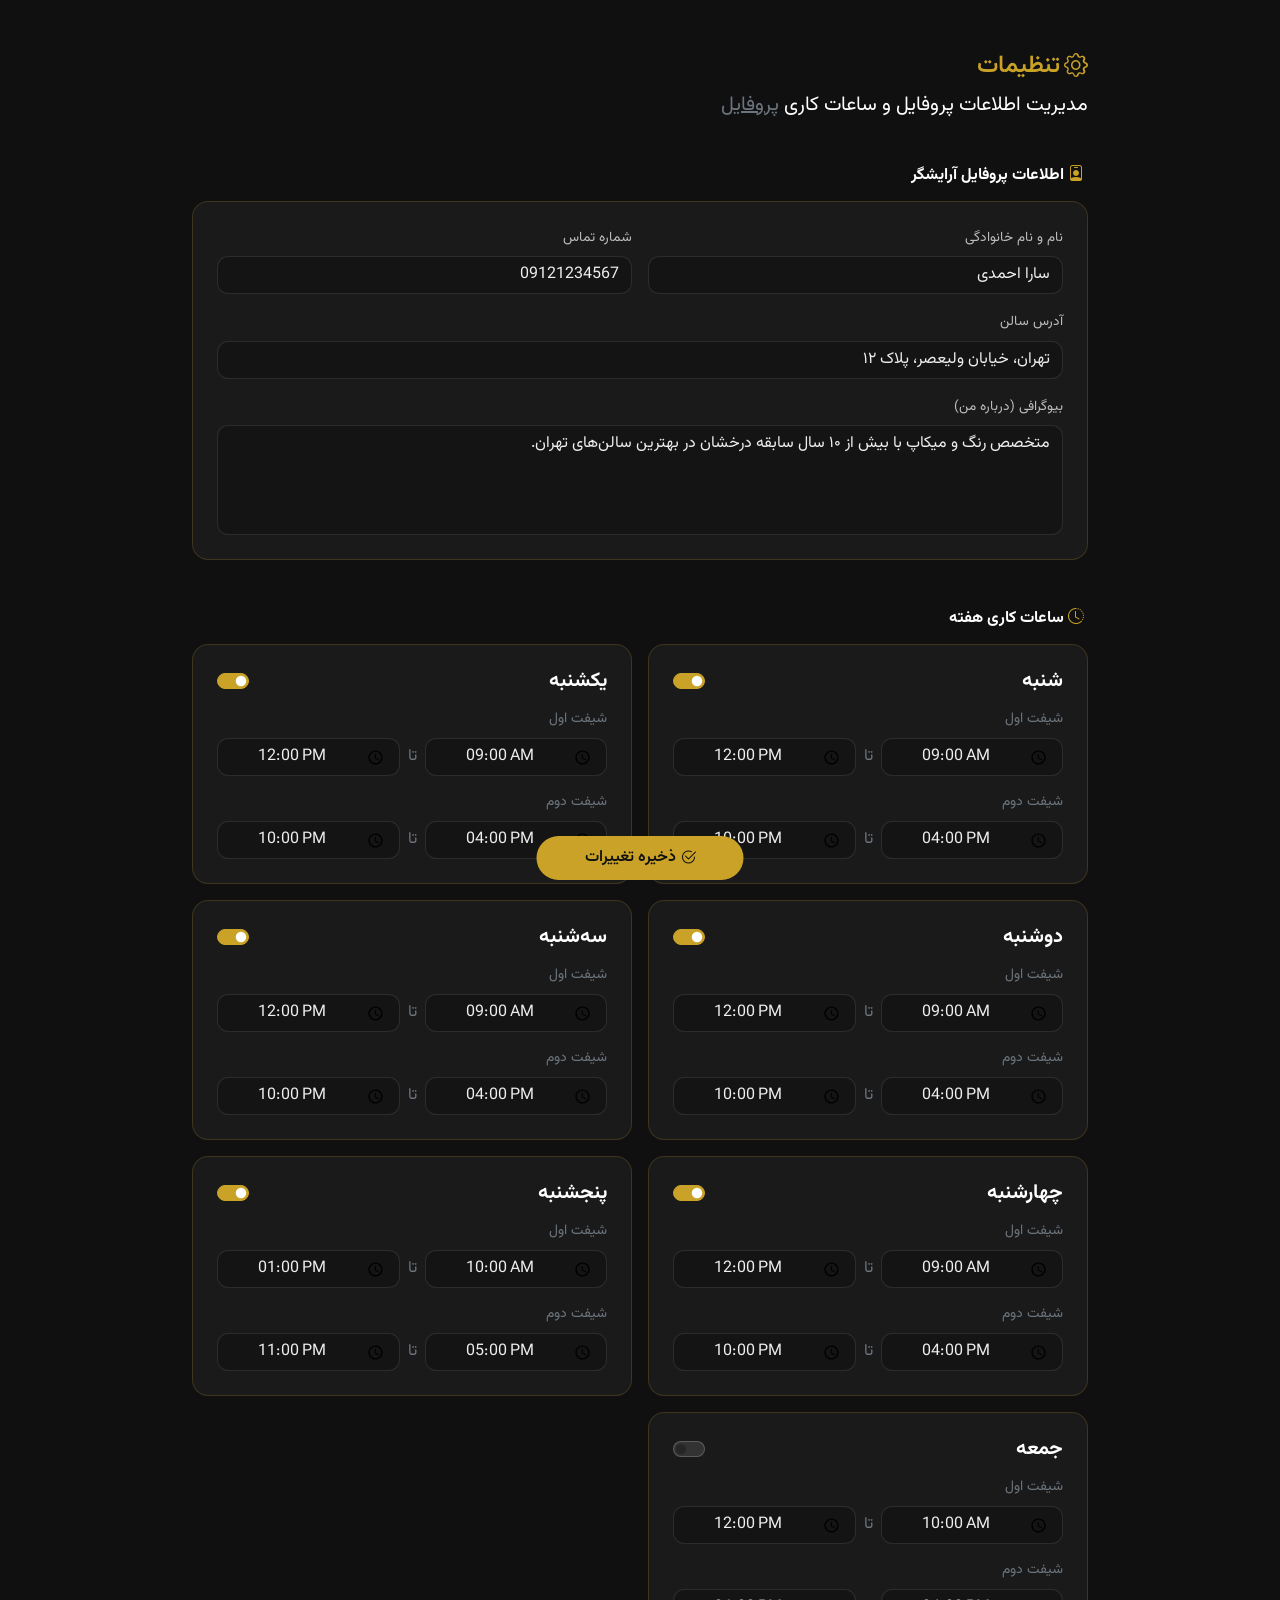
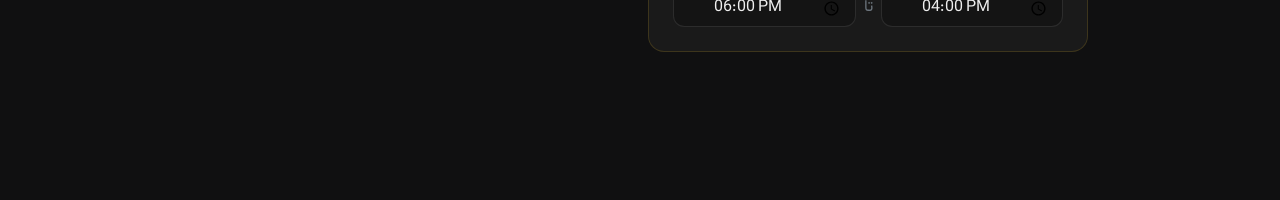
<file: settings.html>
<!DOCTYPE html>
<html lang="fa" dir="rtl">
<head>
    <meta charset="UTF-8">
    <meta name="viewport" content="width=device-width, initial-scale=1">
    <title>تنظیمات | سالن زیبایی لوکس</title>

    <link rel="icon" type="image/png" href="./assets/icons/icon-app1.png">
    <meta name="theme-color" content="#c9a227">
    <meta name="description" content="تنظیمات سالن و ساعات کاری">
    <link rel="apple-touch-icon" href="./assets/icons/icon-app1.png">
    <meta name="apple-mobile-web-app-capable" content="yes">
    <meta name="apple-mobile-web-app-status-bar-style" content="black-translucent">
    <meta name="mobile-web-app-capable" content="yes">
    <meta name="format-detection" content="telephone=no">

    <link rel="manifest" href="./manifest.json">
    <link href="./assets/css/bootstrap.min.css" rel="stylesheet">
    <link href="./assets/icons/bootstrap-icons.min.css" rel="stylesheet">
    <link href="./assets/css/style.css" rel="stylesheet">
</head>
<body>
<div class="container py-4 py-md-5" style="max-width: 920px; margin-bottom: 100px;">
        <!-- آیکون و عنوان -->
        <div class="mb-1 d-flex align-items-center gap-1">
            <i class="bi bi-gear gold fs-4"></i>
            <h1 class="h4 gold fw-semibold mt-1">تنظیمات</h1>
        </div>
        <h5 class="text-white mb-5">مدیریت اطلاعات پروفایل و ساعات کاری <a href="./profile.html" class="text-secondary">پروفایل</a> </h5>
    <!-- ============================================ -->
    <!-- ۱) بخش اطلاعات آرایشگر (پروفایل) -->
    <!-- ============================================ -->
    <h6 class="fw-bold text-white mb-3">
        <i class="bi bi-person-badge gold me-1"></i> اطلاعات پروفایل آرایشگر
    </h6>
    <form action="#" method="POST">
        <div class="lux-card p-4 mb-5">
            <div class="row g-3">
                <div class="col-12 col-md-6">
                    <label for="profileName" class="form-label">نام و نام خانوادگی</label>
                    <input type="text" class="form-control" id="profileName" name="profile_name"
                           value="سارا احمدی" placeholder="مثلاً سارا احمدی">
                </div>
                <div class="col-12 col-md-6">
                    <label for="profilePhone" class="form-label">شماره تماس</label>
                    <input type="tel" class="form-control text-end" id="profilePhone" name="profile_phone"
                           value="09121234567" placeholder="09123456789" dir="ltr">
                </div>
                <div class="col-12">
                    <label for="profileAddress" class="form-label">آدرس سالن</label>
                    <input type="text" class="form-control" id="profileAddress" name="profile_address"
                           value="تهران، خیابان ولیعصر، پلاک ۱۲" placeholder="آدرس دقیق سالن">
                </div>
                <div class="col-12">
                    <label for="profileBio" class="form-label">بیوگرافی (درباره من)</label>
                    <textarea class="form-control" id="profileBio" name="profile_bio" rows="4"
                              style="resize: none;"
                              placeholder="مثلاً: متخصص رنگ و میکاپ با ۱۰ سال سابقه">متخصص رنگ و میکاپ با بیش از ۱۰ سال سابقه درخشان در بهترین سالن‌های تهران.</textarea>
                </div>
            </div>
        </div>
        <!-- ============================================ -->
        <!-- ۲) بخش ساعات کاری هفته  -->
        <!-- ============================================ -->
        <h6 class="fw-bold text-white mb-3">
            <i class="bi bi-clock-history gold me-1"></i> ساعات کاری هفته
        </h6>
        <div class="row g-3">

            <!-- شنبه -->
            <div class="col-12 col-md-6">
                <div class="lux-card p-4 h-100 d-flex flex-column">
                    <div class="d-flex justify-content-between align-items-center mb-3">
                        <h5 class="fw-bold text-white mb-0">شنبه</h5>
                        <div class="form-check form-switch mb-0">
                            <input class="form-check-input" type="checkbox" role="switch" checked>
                        </div>
                    </div>

                    <div class="mb-3">
                        <small class="text-secondary d-block mb-2">شیفت اول</small>
                        <div class="d-flex align-items-center gap-2">
                            <input type="time" class="form-control text-center" value="09:00">
                            <span class="text-secondary">تا</span>
                            <input type="time" class="form-control text-center" value="12:00">
                        </div>
                    </div>

                    <div class="mt-auto">
                        <small class="text-secondary d-block mb-2">شیفت دوم</small>
                        <div class="d-flex align-items-center gap-2">
                            <input type="time" class="form-control text-center" value="16:00">
                            <span class="text-secondary">تا</span>
                            <input type="time" class="form-control text-center" value="22:00">
                        </div>
                    </div>
                </div>
            </div>

            <!-- یکشنبه -->
            <div class="col-12 col-md-6">
                <div class="lux-card p-4 h-100 d-flex flex-column">
                    <div class="d-flex justify-content-between align-items-center mb-3">
                        <h5 class="fw-bold text-white mb-0">یکشنبه</h5>
                        <div class="form-check form-switch mb-0">
                            <input class="form-check-input" type="checkbox" role="switch" checked>
                        </div>
                    </div>

                    <div class="mb-3">
                        <small class="text-secondary d-block mb-2">شیفت اول</small>
                        <div class="d-flex align-items-center gap-2">
                            <input type="time" class="form-control text-center" value="09:00">
                            <span class="text-secondary">تا</span>
                            <input type="time" class="form-control text-center" value="12:00">
                        </div>
                    </div>

                    <div class="mt-auto">
                        <small class="text-secondary d-block mb-2">شیفت دوم</small>
                        <div class="d-flex align-items-center gap-2">
                            <input type="time" class="form-control text-center" value="16:00">
                            <span class="text-secondary">تا</span>
                            <input type="time" class="form-control text-center" value="22:00">
                        </div>
                    </div>
                </div>
            </div>

            <!-- دوشنبه -->
            <div class="col-12 col-md-6">
                <div class="lux-card p-4 h-100 d-flex flex-column">
                    <div class="d-flex justify-content-between align-items-center mb-3">
                        <h5 class="fw-bold text-white mb-0">دوشنبه</h5>
                        <div class="form-check form-switch mb-0">
                            <input class="form-check-input" type="checkbox" role="switch" checked>
                        </div>
                    </div>

                    <div class="mb-3">
                        <small class="text-secondary d-block mb-2">شیفت اول</small>
                        <div class="d-flex align-items-center gap-2">
                            <input type="time" class="form-control text-center" value="09:00">
                            <span class="text-secondary">تا</span>
                            <input type="time" class="form-control text-center" value="12:00">
                        </div>
                    </div>

                    <div class="mt-auto">
                        <small class="text-secondary d-block mb-2">شیفت دوم</small>
                        <div class="d-flex align-items-center gap-2">
                            <input type="time" class="form-control text-center" value="16:00">
                            <span class="text-secondary">تا</span>
                            <input type="time" class="form-control text-center" value="22:00">
                        </div>
                    </div>
                </div>
            </div>

            <!-- سه‌شنبه -->
            <div class="col-12 col-md-6">
                <div class="lux-card p-4 h-100 d-flex flex-column">
                    <div class="d-flex justify-content-between align-items-center mb-3">
                        <h5 class="fw-bold text-white mb-0">سه‌شنبه</h5>
                        <div class="form-check form-switch mb-0">
                            <input class="form-check-input" type="checkbox" role="switch" checked>
                        </div>
                    </div>

                    <div class="mb-3">
                        <small class="text-secondary d-block mb-2">شیفت اول</small>
                        <div class="d-flex align-items-center gap-2">
                            <input type="time" class="form-control text-center" value="09:00">
                            <span class="text-secondary">تا</span>
                            <input type="time" class="form-control text-center" value="12:00">
                        </div>
                    </div>

                    <div class="mt-auto">
                        <small class="text-secondary d-block mb-2">شیفت دوم</small>
                        <div class="d-flex align-items-center gap-2">
                            <input type="time" class="form-control text-center" value="16:00">
                            <span class="text-secondary">تا</span>
                            <input type="time" class="form-control text-center" value="22:00">
                        </div>
                    </div>
                </div>
            </div>

            <!-- چهارشنبه -->
            <div class="col-12 col-md-6">
                <div class="lux-card p-4 h-100 d-flex flex-column">
                    <div class="d-flex justify-content-between align-items-center mb-3">
                        <h5 class="fw-bold text-white mb-0">چهارشنبه</h5>
                        <div class="form-check form-switch mb-0">
                            <input class="form-check-input" type="checkbox" role="switch" checked>
                        </div>
                    </div>

                    <div class="mb-3">
                        <small class="text-secondary d-block mb-2">شیفت اول</small>
                        <div class="d-flex align-items-center gap-2">
                            <input type="time" class="form-control text-center" value="09:00">
                            <span class="text-secondary">تا</span>
                            <input type="time" class="form-control text-center" value="12:00">
                        </div>
                    </div>

                    <div class="mt-auto">
                        <small class="text-secondary d-block mb-2">شیفت دوم</small>
                        <div class="d-flex align-items-center gap-2">
                            <input type="time" class="form-control text-center" value="16:00">
                            <span class="text-secondary">تا</span>
                            <input type="time" class="form-control text-center" value="22:00">
                        </div>
                    </div>
                </div>
            </div>

            <!-- پنجشنبه -->
            <div class="col-12 col-md-6">
                <div class="lux-card p-4 h-100 d-flex flex-column">
                    <div class="d-flex justify-content-between align-items-center mb-3">
                        <h5 class="fw-bold text-white mb-0">پنجشنبه</h5>
                        <div class="form-check form-switch mb-0">
                            <input class="form-check-input" type="checkbox" role="switch" checked>
                        </div>
                    </div>

                    <div class="mb-3">
                        <small class="text-secondary d-block mb-2">شیفت اول</small>
                        <div class="d-flex align-items-center gap-2">
                            <input type="time" class="form-control text-center" value="10:00">
                            <span class="text-secondary">تا</span>
                            <input type="time" class="form-control text-center" value="13:00">
                        </div>
                    </div>

                    <div class="mt-auto">
                        <small class="text-secondary d-block mb-2">شیفت دوم</small>
                        <div class="d-flex align-items-center gap-2">
                            <input type="time" class="form-control text-center" value="17:00">
                            <span class="text-secondary">تا</span>
                            <input type="time" class="form-control text-center" value="23:00">
                        </div>
                    </div>
                </div>
            </div>

            <!-- جمعه -->
            <div class="col-12 col-md-6">
                <div class="lux-card p-4 h-100 d-flex flex-column">
                    <div class="d-flex justify-content-between align-items-center mb-3">
                        <h5 class="fw-bold text-white mb-0">جمعه</h5>
                        <div class="form-check form-switch mb-0">
                            <input class="form-check-input" type="checkbox" role="switch">
                        </div>
                    </div>

                    <div class="mb-3">
                        <small class="text-secondary d-block mb-2">شیفت اول</small>
                        <div class="d-flex align-items-center gap-2">
                            <input type="time" class="form-control text-center" value="10:00">
                            <span class="text-secondary">تا</span>
                            <input type="time" class="form-control text-center" value="12:00">
                        </div>
                    </div>

                    <div class="mt-auto">
                        <small class="text-secondary d-block mb-2">شیفت دوم</small>
                        <div class="d-flex align-items-center gap-2">
                            <input type="time" class="form-control text-center" value="16:00">
                            <span class="text-secondary">تا</span>
                            <input type="time" class="form-control text-center" value="18:00">
                        </div>
                    </div>
                </div>
            </div>
        </div>
        <!-- دکمه شناور ذخیره تغییرات -->
        <button type="submit" class="btn btn-gold text-center rounded-pill position-fixed start-50 translate-middle-x px-5 py-2"
                style="bottom: 20px; z-index: 1050; display: flex; align-items: center; justify-content: center;">
            <i class="bi bi-check2-circle ms-1 mt-1"></i> ذخیره تغییرات
        </button>
    </form>
</div>
<script src="./assets/js/bootstrap.bundle.min.js"></script>
</body>
</html>
</file>
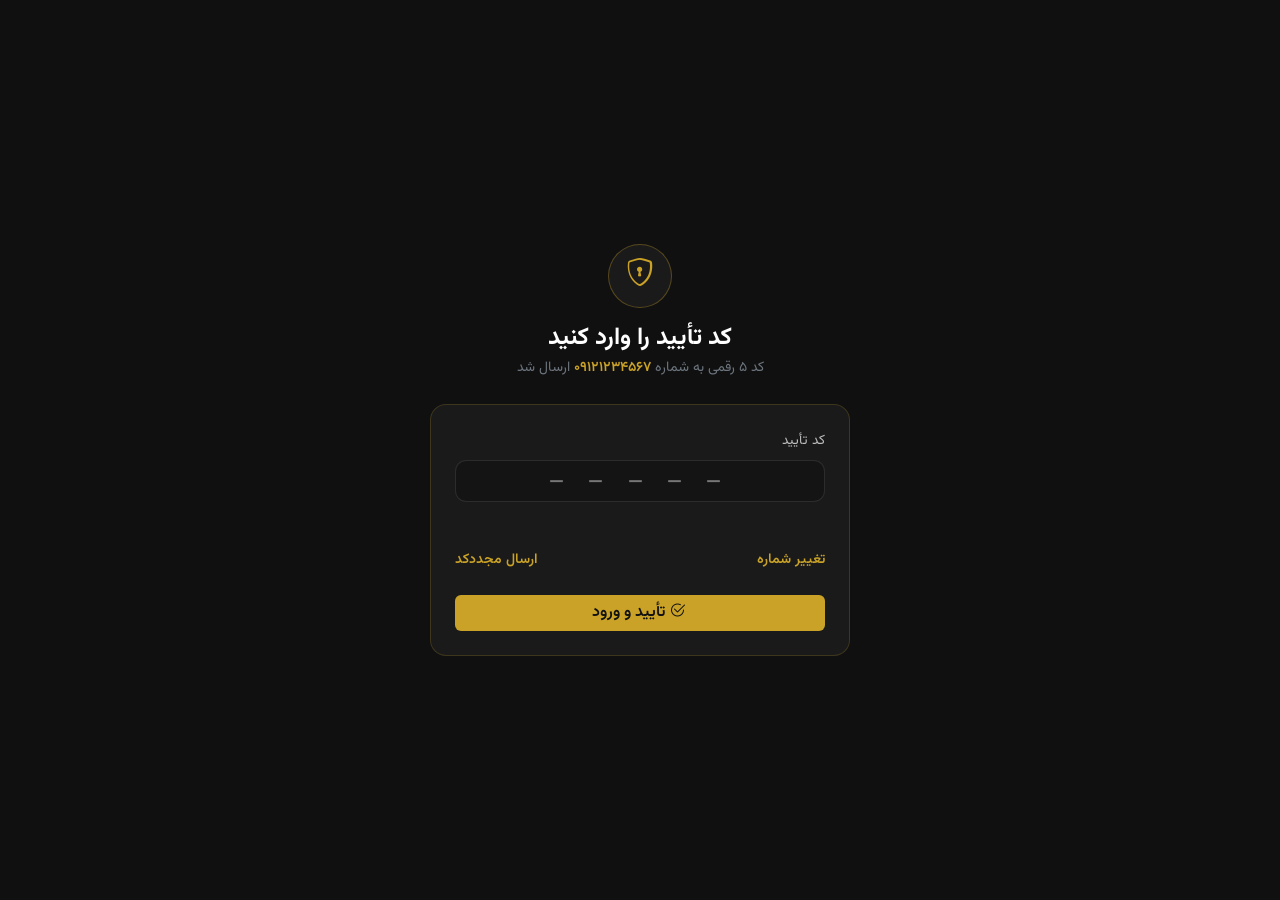
<file: verify.html>
<!DOCTYPE html>
<html lang="fa" dir="rtl">
<head>
    <meta charset="UTF-8">
    <meta name="viewport" content="width=device-width, initial-scale=1">
    <title>تأیید شماره موبایل | سالن زیبایی لوکس</title>

    <meta name="theme-color" content="#c9a227">
    <meta name="description" content="تأیید شماره موبایل برای ورود به سالن زیبایی لوکس">
    <link rel="apple-touch-icon" href="./assets/icons/icon-app1.png">
    <meta name="apple-mobile-web-app-capable" content="yes">
    <meta name="apple-mobile-web-app-status-bar-style" content="black-translucent">
    <meta name="apple-mobile-web-app-title" content="Salon Manager">
    <meta name="mobile-web-app-capable" content="yes">
    <meta name="format-detection" content="telephone=no">

    <link rel="manifest" href="./manifest.json">
    <link href="./assets/css/bootstrap.min.css" rel="stylesheet">
    <link href="./assets/icons/bootstrap-icons.min.css" rel="stylesheet">
    <link href="./assets/css/style.css" rel="stylesheet">
</head>
<body>
<div class="container d-flex align-items-center justify-content-center min-vh-100 py-4">
    <div style="max-width: 420px; width: 100%;">
        <!-- آیکون و عنوان -->
        <div class="text-center mb-4">
            <div class="d-inline-flex align-items-center justify-content-center mb-3"
                 style="width:64px;height:64px;border-radius:50%;background:#1a1a1a;border:1px solid rgba(201,162,39,.35);">
                <i class="bi bi-shield-lock gold fs-3"></i>
            </div>
            <h4 class="fw-bold text-white mb-1">کد تأیید را وارد کنید</h4>
            <small class="text-secondary">
                کد ۵ رقمی به شماره
                <span class="gold fw-semibold">۰۹۱۲۱۲۳۴۵۶۷</span>
                ارسال شد
            </small>
        </div>
        <form>
            <!-- کارت فرم -->
            <div class="lux-card p-4">
                    <!-- کد تأیید -->
                    <div class="mb-3">
                        <label class="form-label">کد تأیید</label>
                        <input type="text"
                               class="form-control text-center fw-bold"
                               placeholder="— — — — —"
                               inputmode="numeric"
                               maxlength="5"
                               autocomplete="one-time-code"
                               style="letter-spacing:.6rem; font-size:1.2rem;">
                    </div>
                    <!-- ارسال مجدد -->
                    <div class="mb-4 mt-5 d-flex justify-content-between">
                        <small class="text-secondary">
                            <a href="./login.html" class="gold text-decoration-none fw-semibold">تغییر شماره</a>
                        </small>
                        <small>
                            <a href="#" class="gold text-decoration-none fw-semibold">ارسال مجددکد</a>
                        </small>
                    </div>
                <button type="submit" class="btn btn-gold w-100 ">
                    <i class="bi bi-check2-circle me-1"></i> تأیید و ورود
                </button>
            </div>
        </form>
    </div>
</div>
</body>
</html>
</file>
<file: assets/css/style.css>
@font-face {
    font-family: "Vazirmatn";
    src: url("../fonts/webfonts/Vazirmatn-Regular.woff2") format("woff2");
    font-weight: 400;
    font-display: swap;
}
@font-face {
    font-family: "Vazirmatn";
    src: url("../fonts/webfonts/Vazirmatn-SemiBold.woff2") format("woff2");
    font-weight: 600;
    font-display: swap;
}

@font-face {
    font-family: "Vazirmatn";
    src: url("../fonts/webfonts/Vazirmatn-Bold.woff2") format("woff2");
    font-weight: 700;
    font-display: swap;
}

@font-face {
    font-family: "Vazirmatn";
    src: url("../fonts/webfonts/Vazirmatn-ExtraBold.woff2") format("woff2");
    font-weight: 800;
    font-display: swap;
}

* {
    font-family: "Vazirmatn", sans-serif;

}

body{
    font-family:'Vazirmatn',sans-serif;
    background: #101011;
    color:#eaeaea;
    min-height:100vh;
}

.lux-card{
    background:#1a1a1a;
    border:1px solid rgba(201,162,39,.2);
    border-radius:1rem;
}

/* ===== رنگ‌ها ===== */
.gold{color:#c9a227}

/* ===== فرم‌ها ===== */
.form-control,
.form-select{
    background:#141414;
    border:1px solid rgba(255,255,255,.1);
    color:#eee;
    border-radius:.7rem;
}
.form-control::placeholder{color:#777}
.form-control:focus,
.form-select:focus{
    background:#141414;
    color:#fff;
    border-color:#c9a227;
    box-shadow:none;
}
.form-label{color:#bdbdbd;font-size:.85rem}

/* ===== دکمه‌ها ===== */
.btn-gold{
    background:#c9a227;
    color:#111;
    font-weight:600;
    border:0;
}
.btn-gold:hover{
    background:#e8d9a0;
    color:#000;
}

/* ===== عناصر خاص index ===== */
.stat-num{
    font-weight:700;
    font-size:1.9rem;
    color:#e8d9a0;
}
.list-lux .list-group-item{
    background:transparent;
    border-color:rgba(255,255,255,.06);
    color:#eaeaea;
}
.badge-lux{
    background:rgba(201,162,39,.15);
    color:#e8d9a0;
    border:1px solid rgba(201,162,39,.3);
}
.time-chip{
    background:#000;
    border:1px solid rgba(201,162,39,.25);
    color:#e8d9a0;
    border-radius:.5rem;
    padding:.15rem .55rem;
    font-size:.8rem;
    min-width:64px;
    display:inline-block;
    text-align:center;
}

/* ===== عناصر خاص تنظیمات ===== */
.day-name{
    color:#e8d9a0;
    font-weight:600;
}
.form-switch .form-check-input{
    background-color:#333;
    border-color:rgba(255,255,255,.2);
    cursor:pointer;
}
.form-switch .form-check-input:checked{
    background-color:#c9a227;
    border-color:#c9a227;
}
.form-switch .form-check-input:focus{box-shadow:none}

.btn-outline-gold {
    background: transparent;
    border: 1px solid rgba(201,162,39,.5);
    color: #e8d9a0;
    border-radius: .7rem;
    transition: all .2s ease-in-out;
}
/* ===== غیرفعال کردن افکت هاور روی دکمه‌های انتخاب خدمات ===== */
.btn-outline-gold:hover,
.btn-outline-gold:focus,
.btn-outline-gold:active {
    background: transparent !important;
    color: #e8d9a0 !important;
    border-color: rgb(255, 194, 0) !important;
    box-shadow: none !important;
}

/* وقتی تیک می‌خوره (با کلاس btn-check بوت‌استرپ) */
.btn-check:checked + .btn-outline-gold {
    background: #c9a227 !important;
    border-color: #c9a227 !important;
    color: #111 !important; /* متن مشکی میشه که روی طلایی خوب دیده بشه */
}

.btn-check:checked + .btn-outline-gold small {
    color: #111 !important; /* زمان هم مشکی بشه */
}

/* استایل اختصاصی برای کلید روشن/خاموش در تم تیره */
.form-switch .form-check-input {
    background-color: #333;
    border-color: rgba(255,255,255,.2);
    cursor: pointer;
}
.form-switch .form-check-input:checked {
    background-color: #c9a227;
    border-color: #c9a227;
}
.form-switch .form-check-input:focus {
    box-shadow: none;
}
</file>
